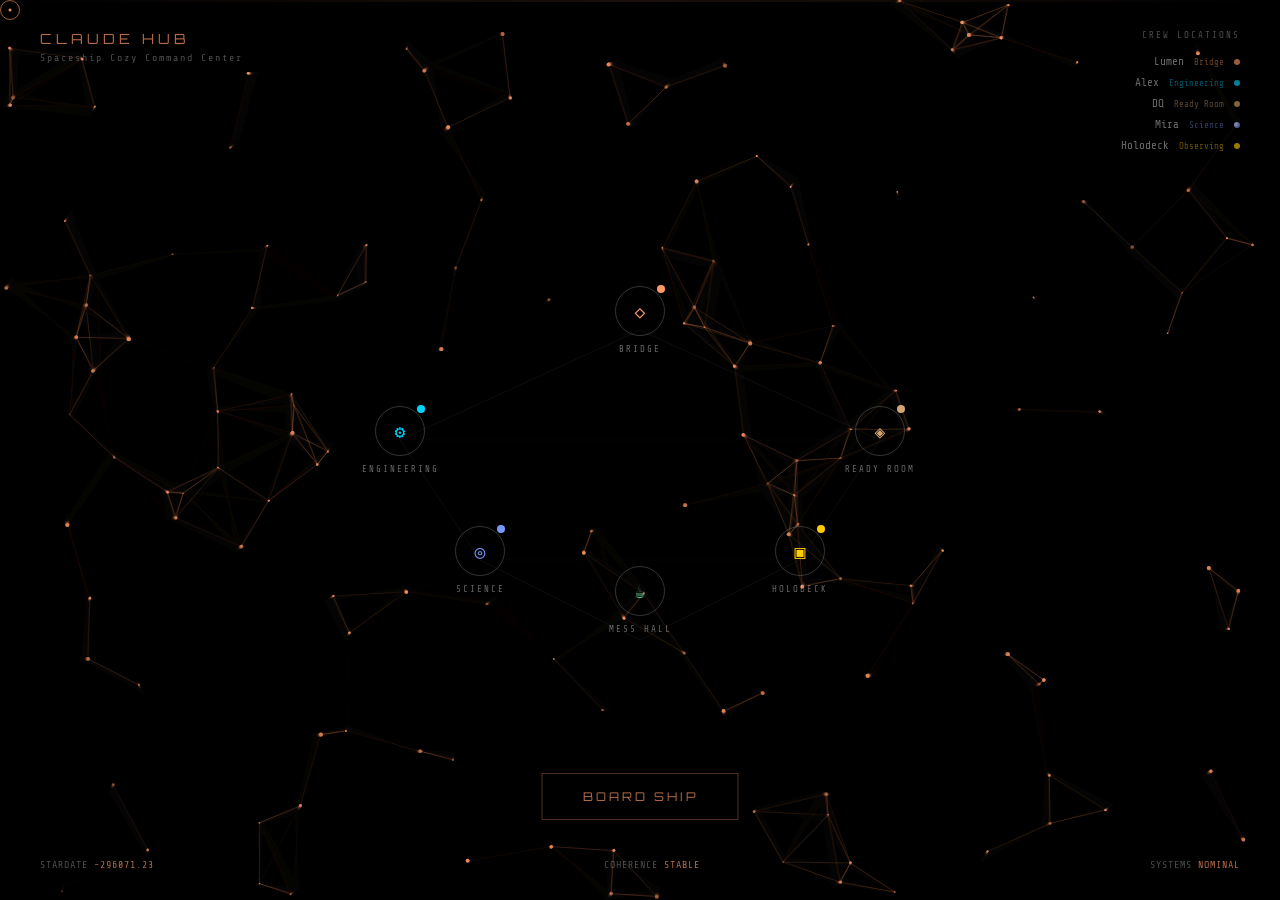
<file: frontend/mockups/ship-intro-v1.html>
<!DOCTYPE html>
<html lang="en">
<head>
    <meta charset="UTF-8">
    <meta name="viewport" content="width=device-width, initial-scale=1.0">
    <title>CLAUDE HUB | Ship Select</title>
    <style>
        @import url('https://fonts.googleapis.com/css2?family=Orbitron:wght@400;700&family=Share+Tech+Mono&display=swap');

        * {
            margin: 0;
            padding: 0;
            box-sizing: border-box;
        }

        body {
            background: #000;
            color: #fff;
            font-family: 'Share Tech Mono', monospace;
            overflow: hidden;
            cursor: none;
        }

        /* Custom cursor */
        #cursor {
            position: fixed;
            width: 20px;
            height: 20px;
            border: 1px solid rgba(255, 153, 102, 0.6);
            border-radius: 50%;
            pointer-events: none;
            z-index: 10000;
            transition: transform 0.1s ease, border-color 0.2s ease;
        }

        #cursor::after {
            content: '';
            position: absolute;
            top: 50%;
            left: 50%;
            transform: translate(-50%, -50%);
            width: 3px;
            height: 3px;
            background: rgba(255, 153, 102, 0.9);
            border-radius: 50%;
        }

        #cursor.hover {
            transform: scale(1.5);
            border-color: rgba(255, 153, 102, 1);
        }

        /* Canvas background */
        #field {
            position: fixed;
            top: 0;
            left: 0;
            width: 100%;
            height: 100%;
            z-index: 1;
        }

        /* Main container */
        .container {
            position: relative;
            z-index: 10;
            width: 100%;
            height: 100vh;
            display: flex;
            flex-direction: column;
            align-items: center;
            justify-content: center;
        }

        /* Header */
        .header {
            position: fixed;
            top: 30px;
            left: 40px;
            z-index: 100;
        }

        .title {
            font-family: 'Orbitron', sans-serif;
            font-size: 14px;
            letter-spacing: 4px;
            color: rgba(255, 153, 102, 0.7);
            text-transform: uppercase;
        }

        .subtitle {
            font-size: 10px;
            color: rgba(255, 255, 255, 0.3);
            letter-spacing: 2px;
            margin-top: 5px;
        }

        /* Ship schematic container */
        .ship-container {
            position: relative;
            width: 800px;
            height: 500px;
        }

        /* Ship wireframe SVG */
        .ship-wireframe {
            position: absolute;
            top: 50%;
            left: 50%;
            transform: translate(-50%, -50%);
            width: 700px;
            height: 400px;
            opacity: 0.15;
        }

        .ship-wireframe path {
            fill: none;
            stroke: rgba(255, 153, 102, 0.5);
            stroke-width: 1;
        }

        /* Section nodes */
        .section-node {
            position: absolute;
            width: 80px;
            height: 80px;
            display: flex;
            flex-direction: column;
            align-items: center;
            justify-content: center;
            cursor: pointer;
            transition: all 0.3s ease;
        }

        .node-ring {
            width: 50px;
            height: 50px;
            border: 1px solid rgba(255, 255, 255, 0.2);
            border-radius: 50%;
            display: flex;
            align-items: center;
            justify-content: center;
            transition: all 0.3s ease;
            position: relative;
        }

        .section-node:hover .node-ring {
            border-color: var(--section-color);
            box-shadow: 0 0 20px var(--section-color-dim);
            transform: scale(1.1);
        }

        .node-glow {
            position: absolute;
            width: 100%;
            height: 100%;
            border-radius: 50%;
            background: radial-gradient(circle, var(--section-color-dim) 0%, transparent 70%);
            opacity: 0;
            transition: opacity 0.3s ease;
        }

        .section-node:hover .node-glow {
            opacity: 1;
        }

        .node-icon {
            font-size: 18px;
            color: var(--section-color);
            z-index: 2;
        }

        .node-label {
            margin-top: 8px;
            font-size: 9px;
            letter-spacing: 2px;
            text-transform: uppercase;
            color: rgba(255, 255, 255, 0.4);
            transition: color 0.3s ease;
        }

        .section-node:hover .node-label {
            color: var(--section-color);
        }

        /* Crew indicator */
        .crew-dot {
            position: absolute;
            top: 5px;
            right: 15px;
            width: 8px;
            height: 8px;
            background: var(--section-color);
            border-radius: 50%;
            opacity: 0;
            animation: pulse 2s ease-in-out infinite;
        }

        .section-node.has-crew .crew-dot {
            opacity: 1;
        }

        @keyframes pulse {
            0%, 100% { transform: scale(1); opacity: 0.7; }
            50% { transform: scale(1.3); opacity: 1; }
        }

        /* Section positions */
        .node-bridge {
            --section-color: #ff9966;
            --section-color-dim: rgba(255, 153, 102, 0.3);
            top: 80px;
            left: 50%;
            transform: translateX(-50%);
        }

        .node-engineering {
            --section-color: #00d4ff;
            --section-color-dim: rgba(0, 212, 255, 0.3);
            top: 200px;
            left: 120px;
        }

        .node-ready-room {
            --section-color: #d4a574;
            --section-color-dim: rgba(212, 165, 116, 0.3);
            top: 200px;
            right: 120px;
        }

        .node-science {
            --section-color: #7799ff;
            --section-color-dim: rgba(119, 153, 255, 0.3);
            top: 320px;
            left: 200px;
        }

        .node-holodeck {
            --section-color: #ffcc00;
            --section-color-dim: rgba(255, 204, 0, 0.3);
            top: 320px;
            right: 200px;
        }

        .node-messhall {
            --section-color: #66cc99;
            --section-color-dim: rgba(102, 204, 153, 0.3);
            bottom: 60px;
            left: 50%;
            transform: translateX(-50%);
        }

        /* Connection lines */
        .connections {
            position: absolute;
            top: 0;
            left: 0;
            width: 100%;
            height: 100%;
            pointer-events: none;
            z-index: 1;
        }

        .connections line {
            stroke: rgba(255, 255, 255, 0.05);
            stroke-width: 1;
        }

        /* Status bar */
        .status-bar {
            position: fixed;
            bottom: 30px;
            left: 40px;
            right: 40px;
            display: flex;
            justify-content: space-between;
            align-items: center;
            z-index: 100;
        }

        .status-item {
            font-size: 10px;
            color: rgba(255, 255, 255, 0.3);
            letter-spacing: 1px;
        }

        .status-item span {
            color: rgba(255, 153, 102, 0.7);
        }

        /* Crew locations panel */
        .crew-panel {
            position: fixed;
            top: 30px;
            right: 40px;
            text-align: right;
            z-index: 100;
        }

        .crew-panel-title {
            font-size: 9px;
            letter-spacing: 2px;
            color: rgba(255, 255, 255, 0.3);
            margin-bottom: 15px;
            text-transform: uppercase;
        }

        .crew-member {
            display: flex;
            align-items: center;
            justify-content: flex-end;
            gap: 10px;
            margin-bottom: 8px;
            opacity: 0.6;
            transition: opacity 0.3s ease;
        }

        .crew-member:hover {
            opacity: 1;
        }

        .crew-name {
            font-size: 11px;
            color: rgba(255, 255, 255, 0.7);
        }

        .crew-location {
            font-size: 9px;
            color: var(--crew-color);
            opacity: 0.7;
        }

        .crew-indicator {
            width: 6px;
            height: 6px;
            background: var(--crew-color);
            border-radius: 50%;
        }

        /* Enter button */
        .enter-ship {
            position: fixed;
            bottom: 80px;
            left: 50%;
            transform: translateX(-50%);
            padding: 15px 40px;
            background: transparent;
            border: 1px solid rgba(255, 153, 102, 0.3);
            color: rgba(255, 153, 102, 0.7);
            font-family: 'Orbitron', sans-serif;
            font-size: 12px;
            letter-spacing: 3px;
            cursor: pointer;
            transition: all 0.3s ease;
            z-index: 100;
        }

        .enter-ship:hover {
            background: rgba(255, 153, 102, 0.1);
            border-color: rgba(255, 153, 102, 0.6);
            color: rgba(255, 153, 102, 1);
            box-shadow: 0 0 30px rgba(255, 153, 102, 0.2);
        }

        /* Ambient elements */
        .scan-line {
            position: fixed;
            top: 0;
            left: 0;
            width: 100%;
            height: 2px;
            background: linear-gradient(90deg, transparent, rgba(255, 153, 102, 0.1), transparent);
            animation: scan 8s linear infinite;
            pointer-events: none;
            z-index: 5;
        }

        @keyframes scan {
            0% { top: 0; }
            100% { top: 100%; }
        }
    </style>
</head>
<body>
    <canvas id="field"></canvas>
    <div id="cursor"></div>
    <div class="scan-line"></div>

    <div class="header">
        <div class="title">Claude Hub</div>
        <div class="subtitle">Spaceship Cozy Command Center</div>
    </div>

    <div class="crew-panel">
        <div class="crew-panel-title">Crew Locations</div>
        <div class="crew-member" style="--crew-color: #ff9966;">
            <span class="crew-name">Lumen</span>
            <span class="crew-location">Bridge</span>
            <div class="crew-indicator"></div>
        </div>
        <div class="crew-member" style="--crew-color: #00d4ff;">
            <span class="crew-name">Alex</span>
            <span class="crew-location">Engineering</span>
            <div class="crew-indicator"></div>
        </div>
        <div class="crew-member" style="--crew-color: #d4a574;">
            <span class="crew-name">DQ</span>
            <span class="crew-location">Ready Room</span>
            <div class="crew-indicator"></div>
        </div>
        <div class="crew-member" style="--crew-color: #7799ff;">
            <span class="crew-name">Mira</span>
            <span class="crew-location">Science</span>
            <div class="crew-indicator"></div>
        </div>
        <div class="crew-member" style="--crew-color: #ffcc00;">
            <span class="crew-name">Holodeck</span>
            <span class="crew-location">Observing</span>
            <div class="crew-indicator"></div>
        </div>
    </div>

    <div class="container">
        <div class="ship-container">
            <!-- Connection lines SVG -->
            <svg class="connections" viewBox="0 0 800 500">
                <!-- Bridge to Engineering -->
                <line x1="400" y1="130" x2="160" y2="240"/>
                <!-- Bridge to Ready Room -->
                <line x1="400" y1="130" x2="640" y2="240"/>
                <!-- Engineering to Science -->
                <line x1="160" y1="240" x2="240" y2="360"/>
                <!-- Ready Room to Holodeck -->
                <line x1="640" y1="240" x2="560" y2="360"/>
                <!-- Science to Mess Hall -->
                <line x1="240" y1="360" x2="400" y2="440"/>
                <!-- Holodeck to Mess Hall -->
                <line x1="560" y1="360" x2="400" y2="440"/>
                <!-- Cross connections -->
                <line x1="160" y1="240" x2="640" y2="240" style="stroke: rgba(255,255,255,0.02);"/>
                <line x1="240" y1="360" x2="560" y2="360" style="stroke: rgba(255,255,255,0.02);"/>
            </svg>

            <!-- Section nodes -->
            <div class="section-node node-bridge has-crew" data-section="bridge">
                <div class="crew-dot"></div>
                <div class="node-ring">
                    <div class="node-glow"></div>
                    <span class="node-icon">◇</span>
                </div>
                <span class="node-label">Bridge</span>
            </div>

            <div class="section-node node-engineering has-crew" data-section="engineering">
                <div class="crew-dot"></div>
                <div class="node-ring">
                    <div class="node-glow"></div>
                    <span class="node-icon">⚙</span>
                </div>
                <span class="node-label">Engineering</span>
            </div>

            <div class="section-node node-ready-room has-crew" data-section="ready-room">
                <div class="crew-dot"></div>
                <div class="node-ring">
                    <div class="node-glow"></div>
                    <span class="node-icon">◈</span>
                </div>
                <span class="node-label">Ready Room</span>
            </div>

            <div class="section-node node-science has-crew" data-section="science">
                <div class="crew-dot"></div>
                <div class="node-ring">
                    <div class="node-glow"></div>
                    <span class="node-icon">◎</span>
                </div>
                <span class="node-label">Science</span>
            </div>

            <div class="section-node node-holodeck has-crew" data-section="holodeck">
                <div class="crew-dot"></div>
                <div class="node-ring">
                    <div class="node-glow"></div>
                    <span class="node-icon">▣</span>
                </div>
                <span class="node-label">Holodeck</span>
            </div>

            <div class="section-node node-messhall" data-section="messhall">
                <div class="crew-dot"></div>
                <div class="node-ring">
                    <div class="node-glow"></div>
                    <span class="node-icon">☕</span>
                </div>
                <span class="node-label">Mess Hall</span>
            </div>
        </div>
    </div>

    <button class="enter-ship">BOARD SHIP</button>

    <div class="status-bar">
        <div class="status-item">STARDATE <span id="stardate">47634.44</span></div>
        <div class="status-item">COHERENCE <span>STABLE</span></div>
        <div class="status-item">SYSTEMS <span>NOMINAL</span></div>
    </div>

    <script>
        // Particle field background
        const canvas = document.getElementById('field');
        const ctx = canvas.getContext('2d');

        function resize() {
            canvas.width = window.innerWidth;
            canvas.height = window.innerHeight;
        }
        resize();
        window.addEventListener('resize', resize);

        // Particles
        const particles = [];
        const particleCount = 150;

        class Particle {
            constructor() {
                this.reset();
            }

            reset() {
                this.x = Math.random() * canvas.width;
                this.y = Math.random() * canvas.height;
                this.vx = (Math.random() - 0.5) * 0.3;
                this.vy = (Math.random() - 0.5) * 0.3;
                this.radius = Math.random() * 1.5 + 0.5;
                this.opacity = Math.random() * 0.5 + 0.1;
            }

            update() {
                this.x += this.vx;
                this.y += this.vy;

                if (this.x < 0 || this.x > canvas.width) this.vx *= -1;
                if (this.y < 0 || this.y > canvas.height) this.vy *= -1;
            }

            draw() {
                ctx.beginPath();
                ctx.arc(this.x, this.y, this.radius, 0, Math.PI * 2);
                ctx.fillStyle = `rgba(255, 153, 102, ${this.opacity})`;
                ctx.fill();
            }
        }

        // Initialize particles
        for (let i = 0; i < particleCount; i++) {
            particles.push(new Particle());
        }

        // Draw connections between nearby particles
        function drawConnections() {
            for (let i = 0; i < particles.length; i++) {
                for (let j = i + 1; j < particles.length; j++) {
                    const dx = particles[i].x - particles[j].x;
                    const dy = particles[i].y - particles[j].y;
                    const dist = Math.sqrt(dx * dx + dy * dy);

                    if (dist < 100) {
                        const opacity = (1 - dist / 100) * 0.15;
                        ctx.beginPath();
                        ctx.moveTo(particles[i].x, particles[i].y);
                        ctx.lineTo(particles[j].x, particles[j].y);
                        ctx.strokeStyle = `rgba(255, 153, 102, ${opacity})`;
                        ctx.lineWidth = 0.5;
                        ctx.stroke();
                    }
                }
            }
        }

        // Animation loop
        function animate() {
            ctx.fillStyle = 'rgba(0, 0, 0, 0.1)';
            ctx.fillRect(0, 0, canvas.width, canvas.height);

            particles.forEach(p => {
                p.update();
                p.draw();
            });

            drawConnections();
            requestAnimationFrame(animate);
        }

        animate();

        // Custom cursor
        const cursor = document.getElementById('cursor');
        document.addEventListener('mousemove', (e) => {
            cursor.style.left = e.clientX - 10 + 'px';
            cursor.style.top = e.clientY - 10 + 'px';
        });

        // Hover states
        const interactives = document.querySelectorAll('.section-node, .enter-ship, .crew-member');
        interactives.forEach(el => {
            el.addEventListener('mouseenter', () => cursor.classList.add('hover'));
            el.addEventListener('mouseleave', () => cursor.classList.remove('hover'));
        });

        // Section click handling
        document.querySelectorAll('.section-node').forEach(node => {
            node.addEventListener('click', () => {
                const section = node.dataset.section;
                console.log('Navigate to:', section);
                // Would transition to that section
            });
        });

        // Stardate calculation (fake but fun)
        function updateStardate() {
            const now = new Date();
            const year = now.getFullYear();
            const start = new Date(year, 0, 0);
            const diff = now - start;
            const oneDay = 1000 * 60 * 60 * 24;
            const dayOfYear = Math.floor(diff / oneDay);
            const stardate = ((year - 2323) * 1000 + dayOfYear * 1000 / 365).toFixed(2);
            document.getElementById('stardate').textContent = stardate;
        }
        updateStardate();
        setInterval(updateStardate, 60000);
    </script>
</body>
</html>
</file>
